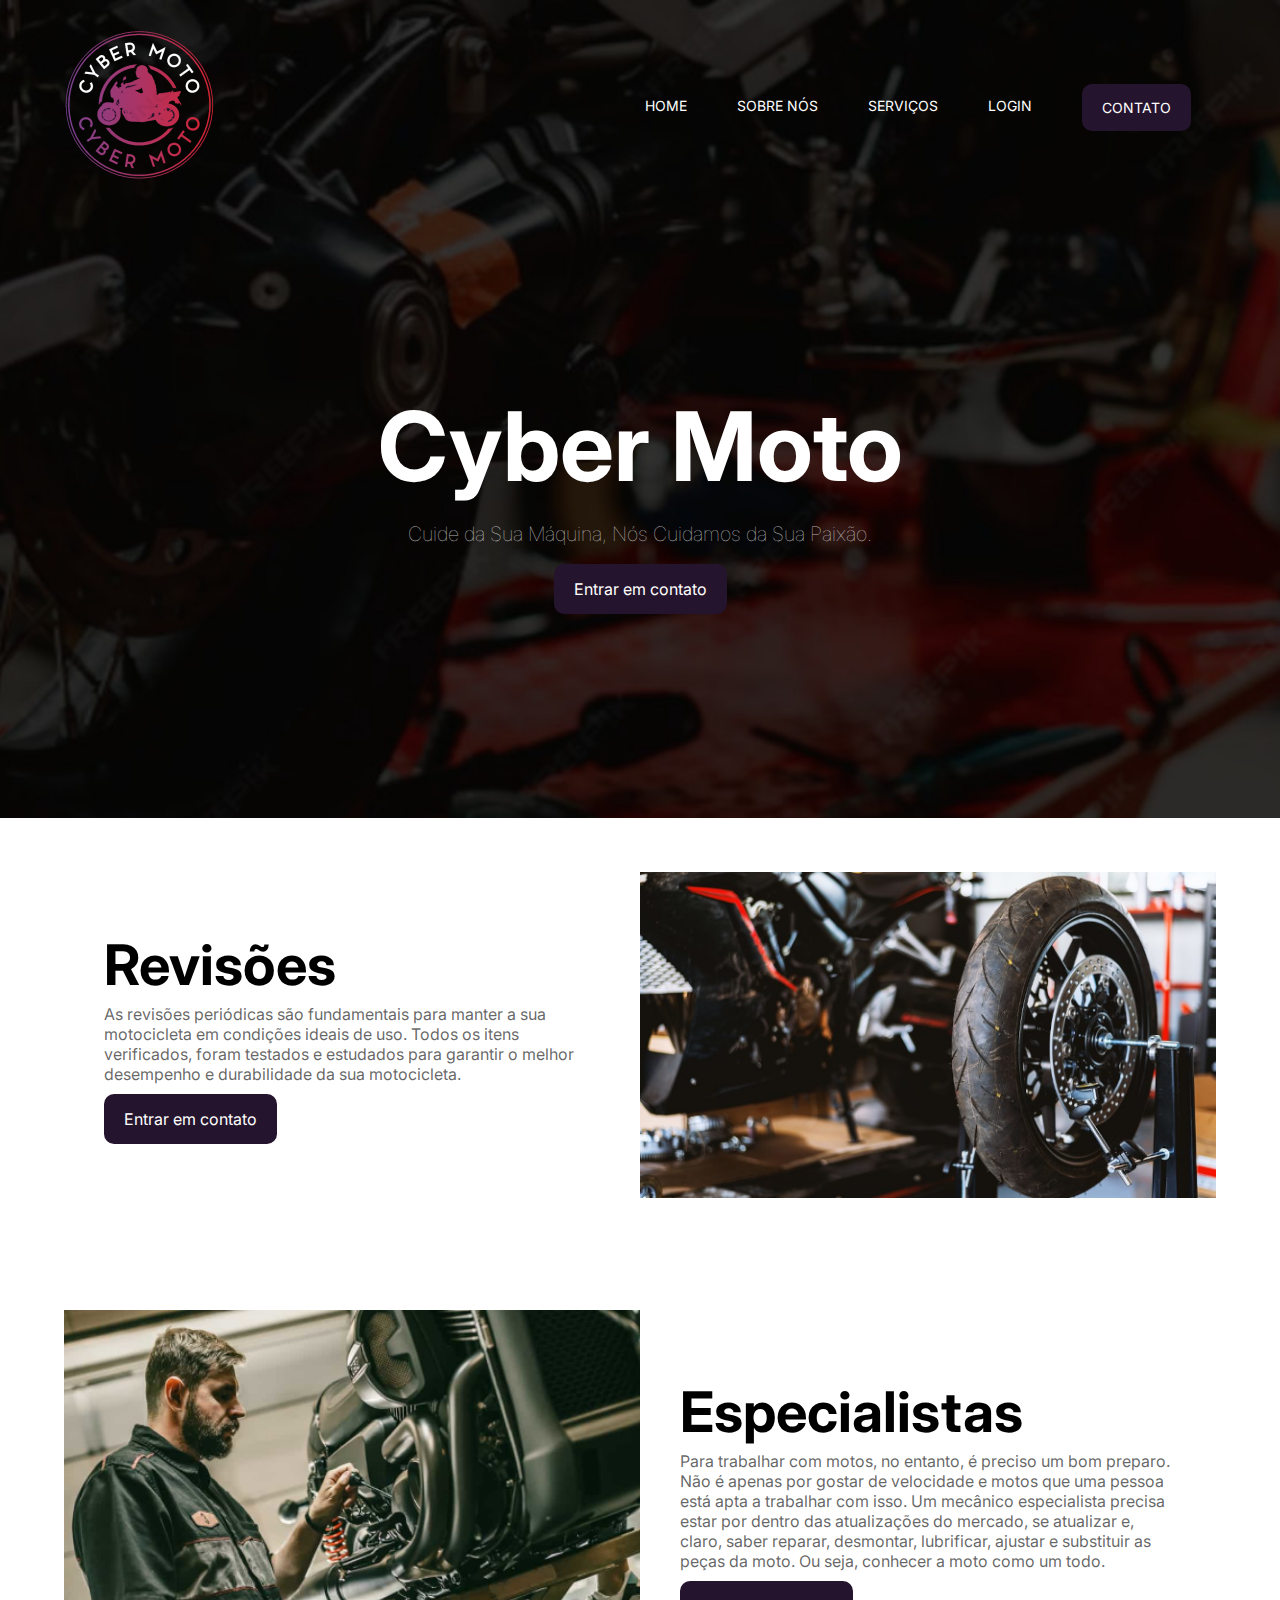
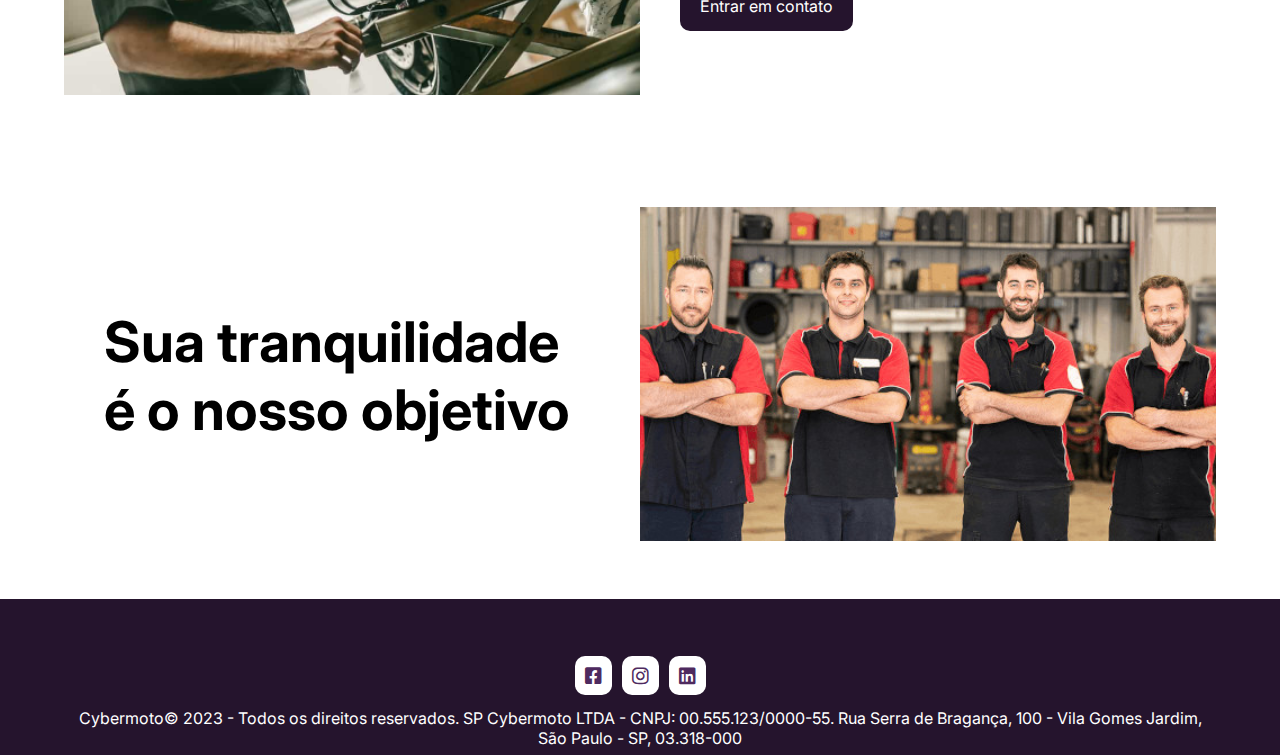
<file: index.html>
<!DOCTYPE html>
<html lang="pt-br">

<head>
    <meta charset="UTF-8">
    <meta name="viewport" content="width=device-width, initial-scale=1.0">
    <link rel="stylesheet" href="fontawesome/css/all.min.css">
    <link rel="stylesheet" href="css/style.css">
    <title>Cyber Moto</title>
</head>

<body>
    <header style="background-image: url('img/moto-personalizada-em-pe-na-oficina.jpg') ;">
        <div class="container">
            <nav>
                <a href="index.html"><img src="img/logo 4.png" alt="Logo"></a>
                <ul class="ul">
                    <a href="index.html">Home</a>
                    <a href="sobre.html">Sobre Nós</a>
                    <a href="servicos.html">Serviços</a>
                    <a href="back-end/login.php">Login</a>
                    <a class="btn" href="contato.html">Contato</a>
                </ul>

            </nav>
            <section class="banner">
                <div class="banner-text">
                    <h1>Cyber Moto</h1>
                    <p>Cuide da Sua Máquina, Nós Cuidamos da Sua Paixão.</p>
                    <a href="contato.html" class="btn">Entrar em contato</a>
                </div>
            </section>
        </div>
    </header>
    <!--revisões-->
    <section class="revisoes">
        <div class="container">
            <div class="revisoes-text">
                <h3>Revisões</h3>
                <p>As revisões periódicas são fundamentais para manter a sua motocicleta em condições ideais de uso.
                    Todos os itens verificados, foram testados e estudados para garantir o melhor desempenho e
                    durabilidade da sua motocicleta.</p>
                <a href="contato.html" class="btn">Entrar em contato</a>
            </div>
            <div class="revisoes-img">
                <img src="img/revisao.png" alt="">
            </div>
        </div>
    </section>
    <!--fim revisões-->
    <!--serviços-->
    <section class="revisoes">
        <div class="container">
            <div class="revisoes-img">
                <img src="img/manutencao-de-moto-profissionais.png" alt="">
            </div>
            <div class="revisoes-text">
                <h3> Especialistas</h3>
                <p>
                    Para trabalhar com motos, no entanto, é preciso um bom preparo. Não é apenas por gostar de
                    velocidade e motos que uma pessoa está apta a trabalhar com isso.
                    Um mecânico especialista precisa estar por dentro das atualizações do mercado, se atualizar e,
                    claro, saber reparar, desmontar, lubrificar, ajustar e substituir as peças da moto. Ou seja,
                    conhecer a moto como um todo.
                </p>
                <a href="contato.html" class="btn">Entrar em contato</a>
            </div>
        </div>
    </section>
    <!--serviços-->
    <section class="revisoes">
        <div class="container">
            <div class="revisoes-text">
                <h3>Sua tranquilidade é o nosso objetivo</h3>
            </div>
            <div class="revisoes-img">
                <img src="img/Topo-blog-Gestão-oficina-mecênica.jpg" alt="">
            </div>
        </div>
    </section>
    <footer class="footer">
        <div class="container">
            <div class="links">
                <a href="#"><i class="fa-brands fa-square-facebook"></i></a>
                <a href="#"><i class="fa-brands fa-instagram"></i></a>
                <a href="#"><i class="fa-brands fa-linkedin"></i></a>
            </div>
            <p>Cybermoto© 2023 - Todos os direitos reservados. SP Cybermoto LTDA - CNPJ: 00.555.123/0000-55.
                Rua Serra de Bragança, 100 - Vila Gomes Jardim, São Paulo - SP, 03.318-000</p>
        </div>
    </footer>
</body>

</html>
</file>
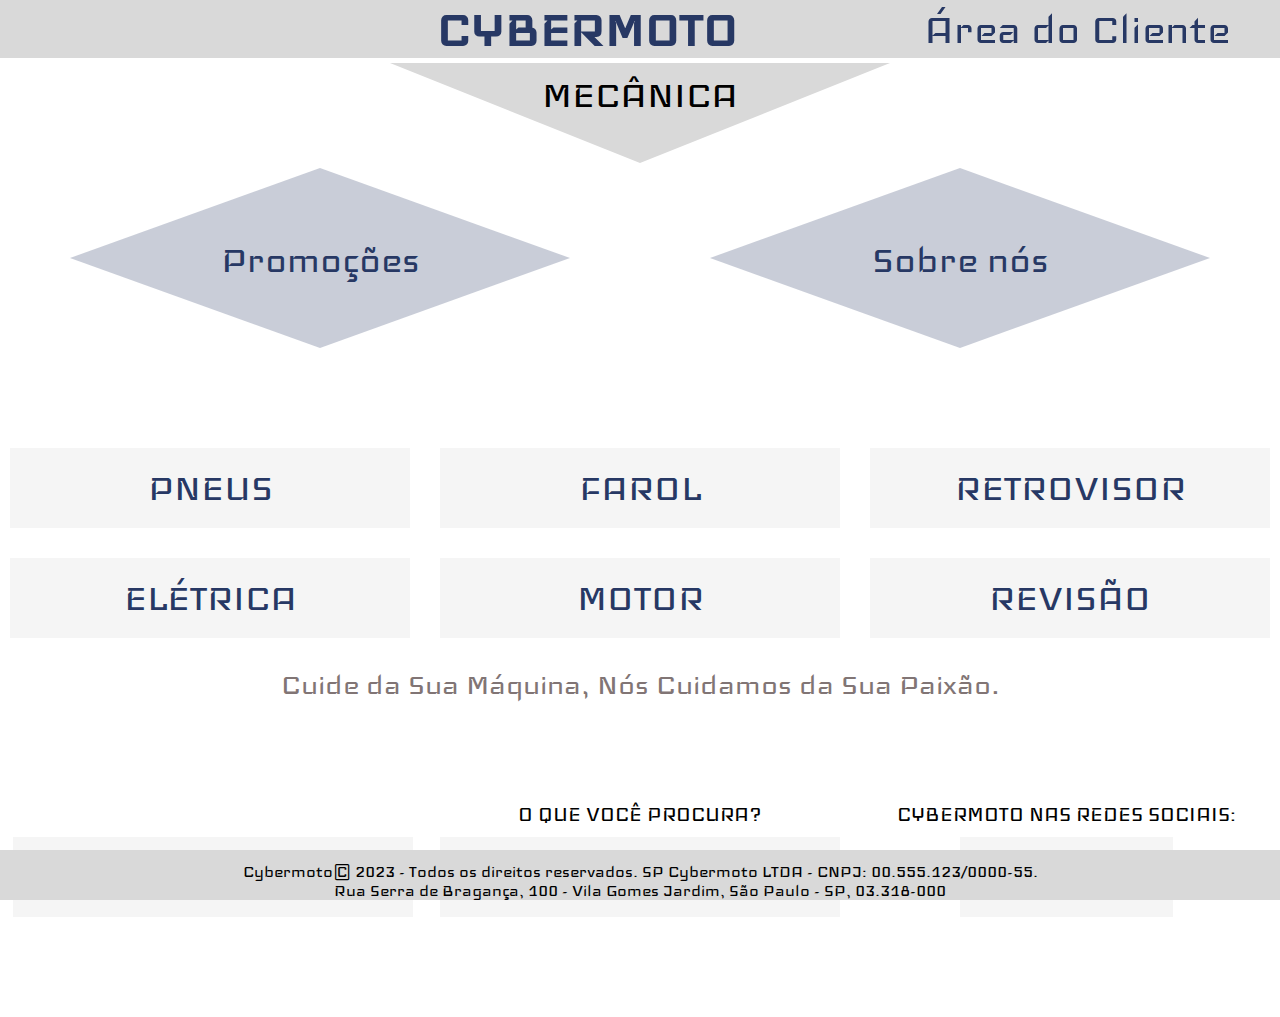
<file: front-end/index.html>
<!DOCTYPE html>
<html lang="pt-BR">
<head>
    <meta charset="UTF-8">
    <meta name="viewport" content="width=device-width, initial-scale=1.0">
    <title>CYBERMOTO</title>
    <link type="text/css" rel="stylesheet" href="index.css" />
</head>
<body>
  <main>
    <section class="container">

      <!-- <iframe class="header" frameBorder="0" scrolling="no" src="cabecalho.html"></iframe> -->

      <div class="linha faixa">
        <!-- esse span vazio é pra ajudar a centralizar o titulo -->
        <span style="width: 250px;"></span>
        <h1 id="titulo" class="tamanho_fonte_60 cor_fonte_azul centralizar">CYBERMOTO</h1>
        <span id="sobre" class="tamanho_fonte_50 cor_fonte_azul">Área do Cliente</span>
      </div> 

      <div class="linha">
        <div class="triangulo tamanho_fonte_45"><span>MECÂNICA</span></div>
      </div>

      <div class="secao" style="gap: 100px;width: 100%;">
        <div class="linha_losango">
          <div style="display: flex;flex-direction: column;">
            <div class="triangulo invertido"></div>
            <div class="triangulo tamanho_fonte_45"><span class="span_losango">Promoções</span></div>
          </div>

          <div style="display: flex;flex-direction: column;">
            <div class="triangulo invertido"></div>
            <div class="triangulo tamanho_fonte_45"><span class="span_losango">Sobre nós</span></div>
          </div>
        </div>


        <div class="secao" style="gap: 30px;">
          <div class="linha linha_caixa tamanho_fonte_45">
            <div class="caixa"><span>PNEUS</span></div>
            <div class="caixa"><span>FAROL</span></div>
            <div class="caixa"><span>RETROVISOR</span></div>
          </div>

          <div class="linha linha_caixa tamanho_fonte_45">
            <div class="caixa"><span>ELÉTRICA</span></div>
            <div class="caixa"><span>MOTOR</span></div>
            <div class="caixa"><span>REVISÃO</span></div>
          </div>

          <div class="linha">
            <span class="tamanho_fonte_35" style="color: #817575">Cuide da Sua Máquina, Nós Cuidamos da Sua Paixão.</span>
          </div>
        </div>

        <div class="secao" style="gap: 30px;">
          <div class="linha linha_caixa_space_around"> 

            <div class="secao tamanho_fonte_35" style="align-self: flex-end;">
              <div class="caixa preto"><span>FALE CONOSCO</span></div>
            </div>

            <div class="secao tamanho_fonte_25" style="gap: 10px;">
              <span>O QUE VOCÊ PROCURA?</span>
              <div class="caixa preto"><span>___________________</span></div>
            </div>

            <div class="secao tamanho_fonte_25" style="gap: 10px;">
              <span>CYBERMOTO NAS REDES SOCIAIS:</span>
              <div class="linha linha_caixa_space_around tamanho_fonte_25" style="width: 50%"> 
              <div class="caixa caixa_menor"><span></span></div>
              <div class="caixa caixa_menor"><span></span></div>
              <div class="caixa caixa_menor"><span></span></div>
            </div>
            </div>

          </div>
        </div>
      </div>
   
      <iframe class="footer" frameBorder="0" scrolling="no" src="rodape.html"></iframe>

    </section>
  </main>
</body>
</file>
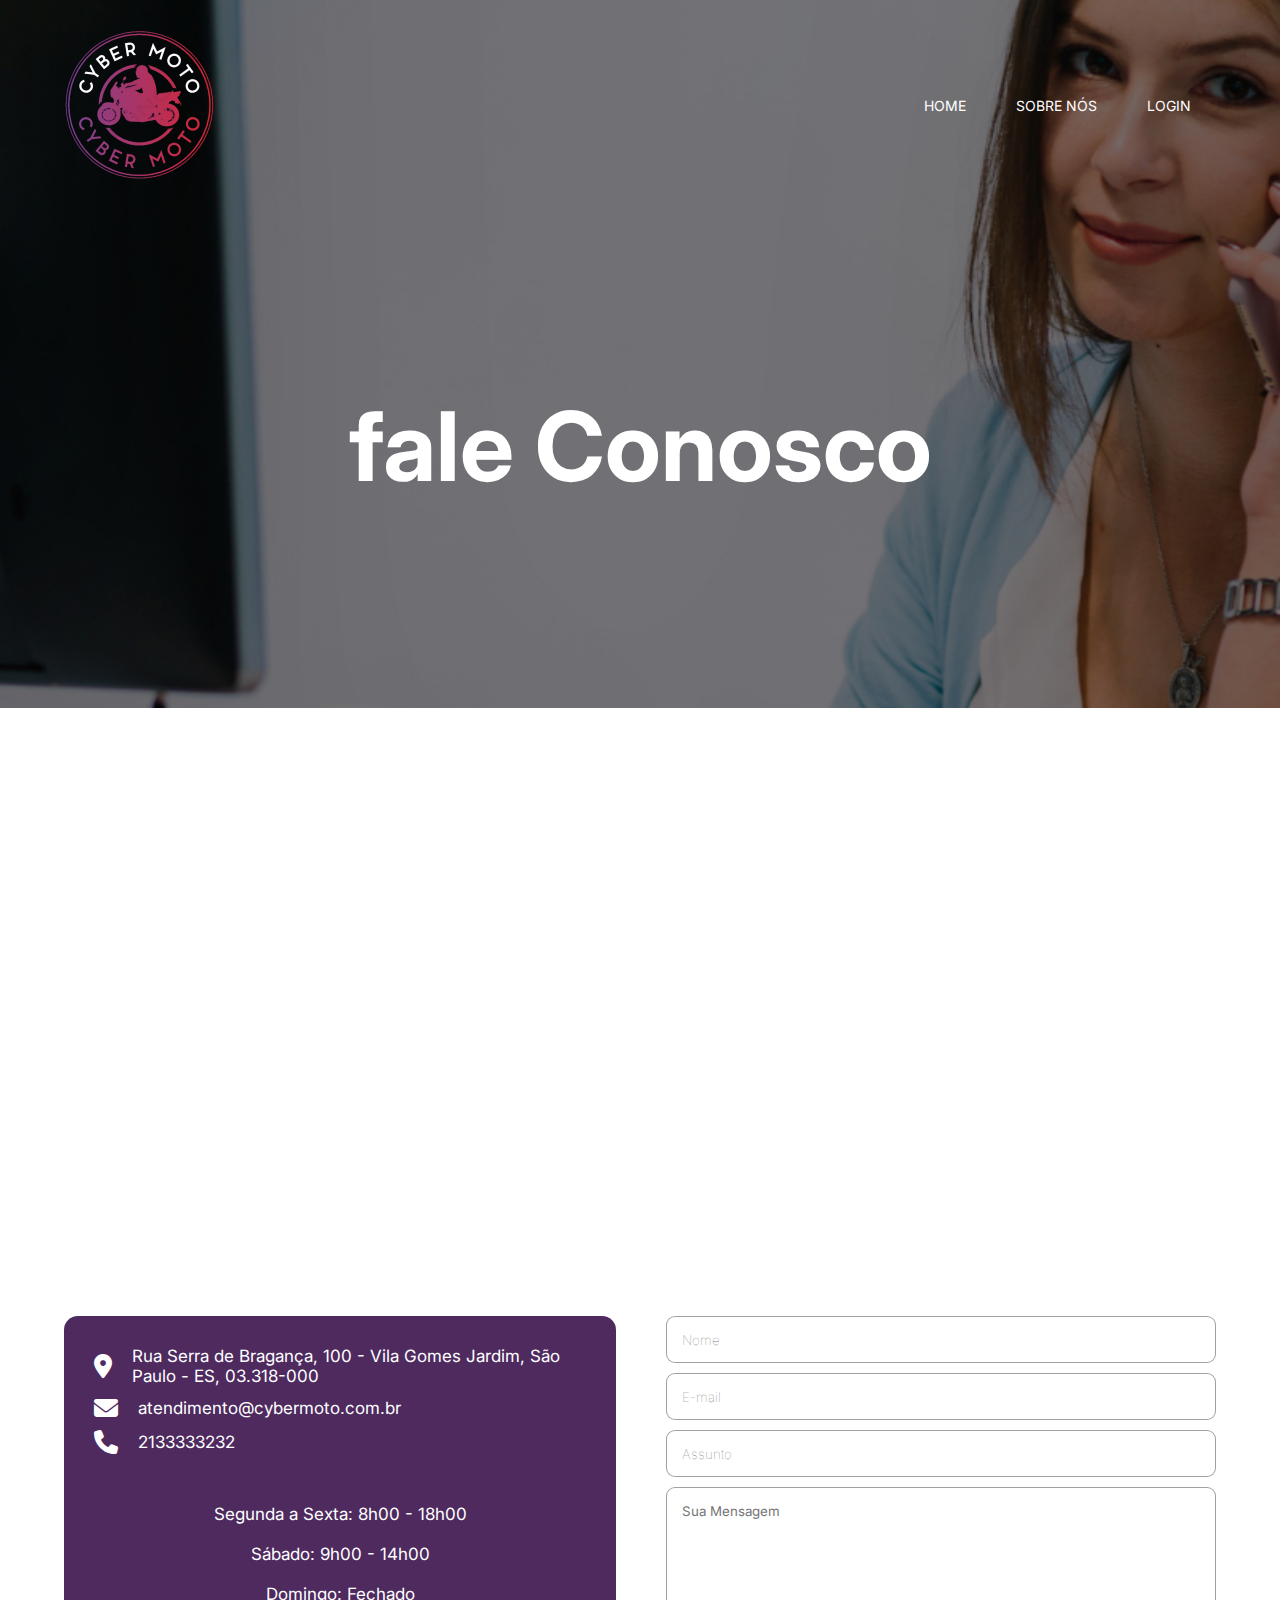
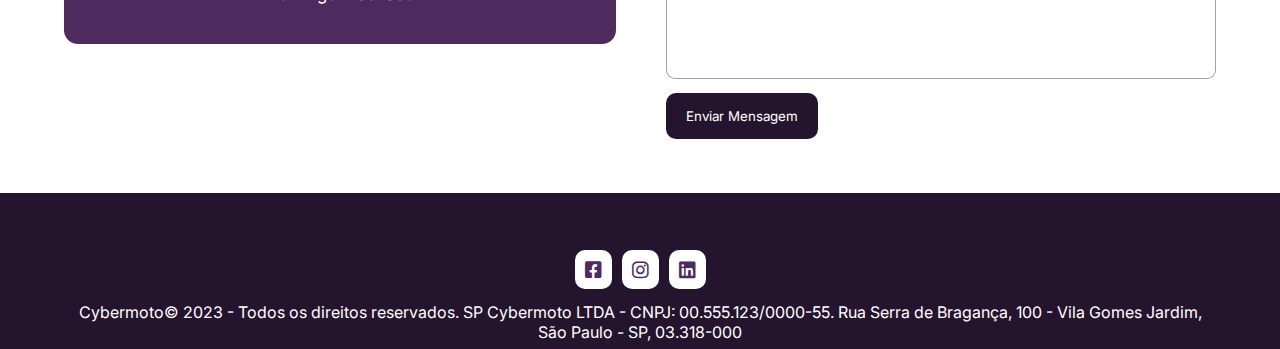
<file: contato.html>
<!DOCTYPE html>
<html lang="pt-br">

<head>
    <meta charset="UTF-8">
    <meta name="viewport" content="width=device-width, initial-scale=1.0">
    <link rel="stylesheet" href="fontawesome/css/all.min.css">
    <link rel="stylesheet" href="css/style.css">
    <title>Contato | Cyber Moto</title>
</head>

<body>
    <header style="background-image: url('img/atendente.jpg') ;">
        <div class="container">
            <nav>
                <a href="index.html"><img src="img/logo 4.png" alt="Logo"></a>
                <ul class="ul">
                    <a href="index.html">Home</a>
                    <a href="sobre.html">Sobre Nós</a>
                    <a href="back-end/login.php">Login</a>
                </ul>

            </nav>
            <section class="banner">
                <div class="banner-text">
                    <h1>fale Conosco</h1>
                </div>
            </section>
        </div>
    </header>
    <section class="contato">
        <div class="container">
            <div class="mapa">
                <iframe
                    src="https://www.google.com/maps/embed?pb=!1m18!1m12!1m3!1d1828.8139125278733!2d-46.57586595113715!3d-23.545884822148906!2m3!1f0!2f0!3f0!3m2!1i1024!2i768!4f13.1!3m3!1m2!1s0x94ce5eeab27337e9%3A0x3b88f280f4bf69dc!2sVila%20Gomes%20Cardim%2C%20S%C3%A3o%20Paulo%20-%20SP%2C%2003323-000!5e0!3m2!1spt-BR!2sbr!4v1699579171642!5m2!1spt-BR!2sbr"
                    width="100%" height="500px" style="border:0;" allowfullscreen="" loading="lazy"
                    referrerpolicy="no-referrer-when-downgrade"></iframe>
            </div>
            <div class="contato-info">
                <div class="left-side">
                    <div>
                        <i class="fa-solid fa-location-dot"></i>
                        <p>Rua Serra de Bragança, 100 - Vila Gomes Jardim, São Paulo - ES, 03.318-000</p>
                    </div>
                    <div>
                        <i class="fa-solid fa-envelope"></i>
                        <p>atendimento@cybermoto.com.br</p>
                    </div>
                    <div>
                        <i class="fa-solid fa-phone"></i>
                        <p>2133333232</p>
                    </div>
                    <div class="atendimento">

                        <p> Segunda a Sexta: 8h00 - 18h00</p>
                        <p> Sábado: 9h00 - 14h00</p>
                        <p>Domingo: Fechado</p>

                    </div>
                </div>
                <div class="right-side">
                    <form action="">
                        <input type="text" placeholder="Nome" required>
                        <input type="email" placeholder="E-mail" required>
                        <input type="text" placeholder="Assunto" required>
                        <textarea cols="30" rows="10" placeholder="Sua Mensagem" required></textarea>
                        <button class="btn">Enviar Mensagem</button>
                    </form>
                </div>
            </div>
        </div>
    </section>
    <footer class="footer">
        <div class="container">
            <div class="links">
                <a href="#"><i class="fa-brands fa-square-facebook"></i></a>
                <a href="#"><i class="fa-brands fa-instagram"></i></a>
                <a href="#"><i class="fa-brands fa-linkedin"></i></a>
            </div>
            <p>Cybermoto© 2023 - Todos os direitos reservados. SP Cybermoto LTDA - CNPJ: 00.555.123/0000-55.
                Rua Serra de Bragança, 100 - Vila Gomes Jardim, São Paulo - SP, 03.318-000</p>
        </div>
    </footer>
</body>

</html>
</file>
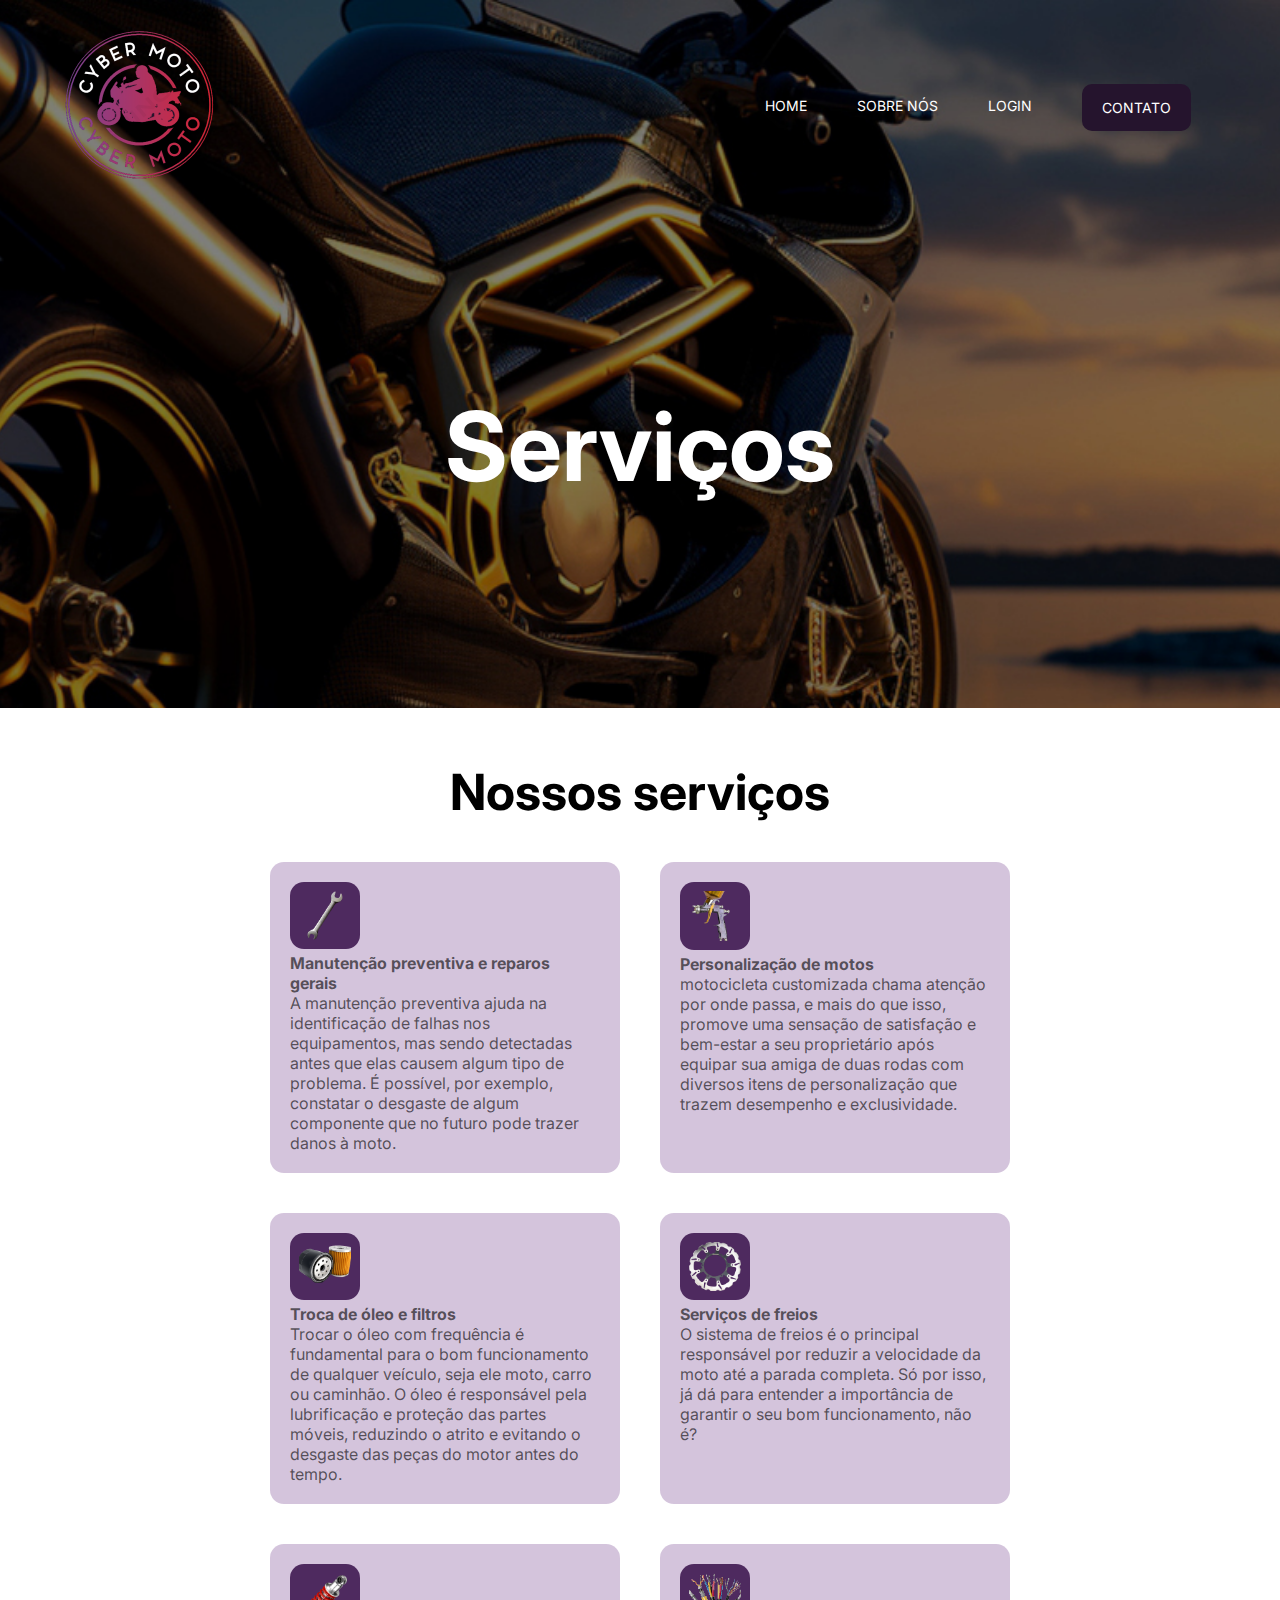
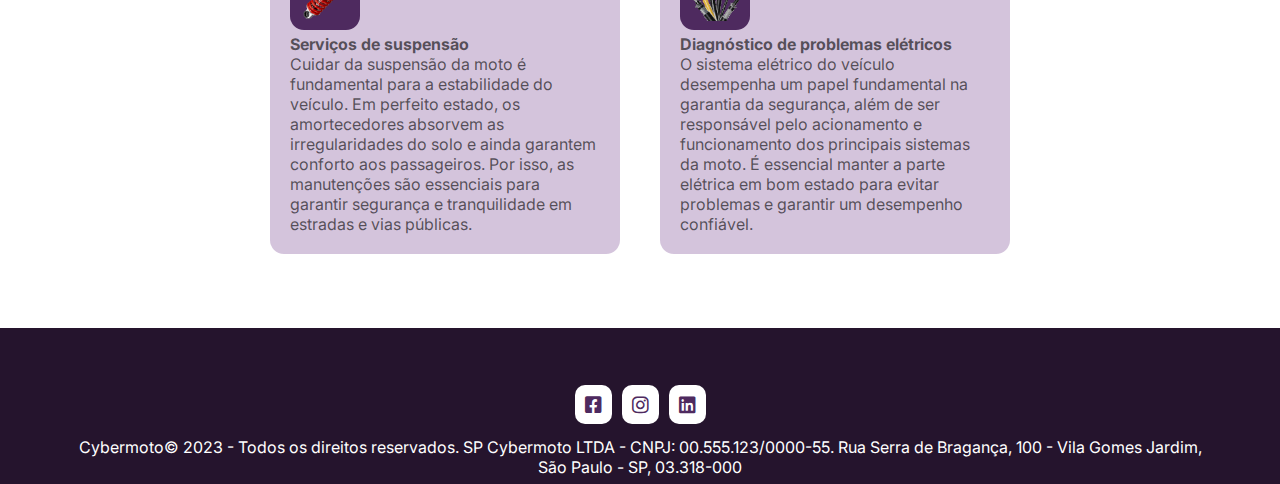
<file: servicos.html>
<!DOCTYPE html>
<html lang="pt-br">

<head>
    <meta charset="UTF-8">
    <meta name="viewport" content="width=device-width, initial-scale=1.0">
    <link rel="stylesheet" href="fontawesome/css/all.min.css">
    <link rel="stylesheet" href="css/style.css">
    <title>Serviços | Cyber Moto</title>
</head>

<body>
    <header style="background-image: url('img/capa-servicos.jpg') ;">
        <div class="container">
            <nav>
                <a href="index.html"><img src="img/logo 4.png" alt="Logo"></a>
                <ul class="ul">
                    <a href="index.html">Home</a>
                    <a href="sobre.html">Sobre Nós</a>
                    <a href="login.html">Login</a>
                    <a class="btn" href="contato.html">Contato</a>
                </ul>

            </nav>
            <section class="banner">
                <div class="banner-text">
                    <h1>Serviços</h1>
                </div>
            </section>
        </div>
    </header>
    <section class="servicos">
        <div class="container">
            <h3>Nossos serviços</h3>
            <div class="rows-cards">
                <!--row card item 1-->
                <div class="row-card-item">
                    <img src="img/chave.png" alt="">
                    <p class="nome-servico"><strong> Manutenção preventiva e reparos gerais</strong></p>
                    <p class="descricao-servico">
                        A manutenção preventiva ajuda na identificação de falhas nos equipamentos, mas sendo detectadas
                        antes que elas causem algum tipo de problema. É possível, por exemplo, constatar o desgaste de
                        algum componente que no futuro pode trazer danos à moto.
                    </p>
                </div>
                <!--fim row card item 1-->

                <!--row card item 2-->
                <div class="row-card-item">
                    <img src="img/personalisacao.png" alt="">
                    <p class="nome-servico"><strong>Personalização de motos</strong></p>
                    <p class="descricao-servico">
                        motocicleta customizada chama atenção por onde passa, e mais do que isso, promove uma sensação
                        de satisfação e bem-estar a seu proprietário após equipar sua amiga de duas rodas com diversos
                        itens de personalização que trazem desempenho e exclusividade.
                    </p>
                </div>
                <!--fim row card item 2-->

                <!--row card item 3-->
                <div class="row-card-item">
                    <img src="img/oleo.filtro.png" alt="">
                    <p class="nome-servico"><strong> Troca de óleo e filtros</strong></p>
                    <p class="descricao-servico">
                        Trocar o óleo com frequência é fundamental para o bom funcionamento de qualquer veículo, seja
                        ele moto, carro ou caminhão. O óleo é responsável pela lubrificação e proteção das partes
                        móveis, reduzindo o atrito e evitando o desgaste das peças do motor antes do tempo.
                    </p>
                </div>
                <!--fim row card item 3-->

                <!--row card item 4-->
                <div class="row-card-item">
                    <img src="img/freio.png" alt="">
                    <p class="nome-servico"><strong>Serviços de freios</strong></p>
                    <p class="descricao-servico">
                        O sistema de freios é o principal responsável por reduzir a velocidade da moto até a parada
                        completa. Só por isso, já dá para entender a importância de garantir o seu bom funcionamento,
                        não é?
                    </p>
                </div>
                <!--fim row card item 4-->

                <!--row card item 5-->
                <div class="row-card-item">
                    <img src="img/suspecao.png" alt="">
                    <p class="nome-servico"><strong>Serviços de suspensão</strong></p>
                    <p class="descricao-servico">
                        Cuidar da suspensão da moto é fundamental para a estabilidade do veículo. Em perfeito estado, os
                        amortecedores absorvem as irregularidades do solo e ainda garantem conforto aos passageiros. Por
                        isso, as manutenções são essenciais para garantir segurança e tranquilidade em estradas e vias
                        públicas.
                    </p>
                </div>
                <!--fim row card item 5-->

                <!--row card item 6-->
                <div class="row-card-item">
                    <img src="img/fios.png" alt="">
                    <p class="nome-servico"><strong> Diagnóstico de problemas elétricos</strong></p>
                    <p class="descricao-servico">
                        O sistema elétrico do veículo desempenha um papel fundamental na garantia da segurança, além de
                        ser responsável pelo acionamento e funcionamento dos principais sistemas da moto. É essencial
                        manter a parte elétrica em bom estado para evitar problemas e garantir um desempenho confiável.
                    </p>
                </div>
                <!--fim row card item 6-->
            </div>
        </div>
    </section>

    <footer class="footer">
        <div class="container">
            <div class="links">
                <a href="#"><i class="fa-brands fa-square-facebook"></i></a>
                <a href="#"><i class="fa-brands fa-instagram"></i></a>
                <a href="#"><i class="fa-brands fa-linkedin"></i></a>
            </div>
            <p>Cybermoto© 2023 - Todos os direitos reservados. SP Cybermoto LTDA - CNPJ: 00.555.123/0000-55.
                Rua Serra de Bragança, 100 - Vila Gomes Jardim, São Paulo - SP, 03.318-000</p>
        </div>
    </footer>
</body>

</html>
</file>
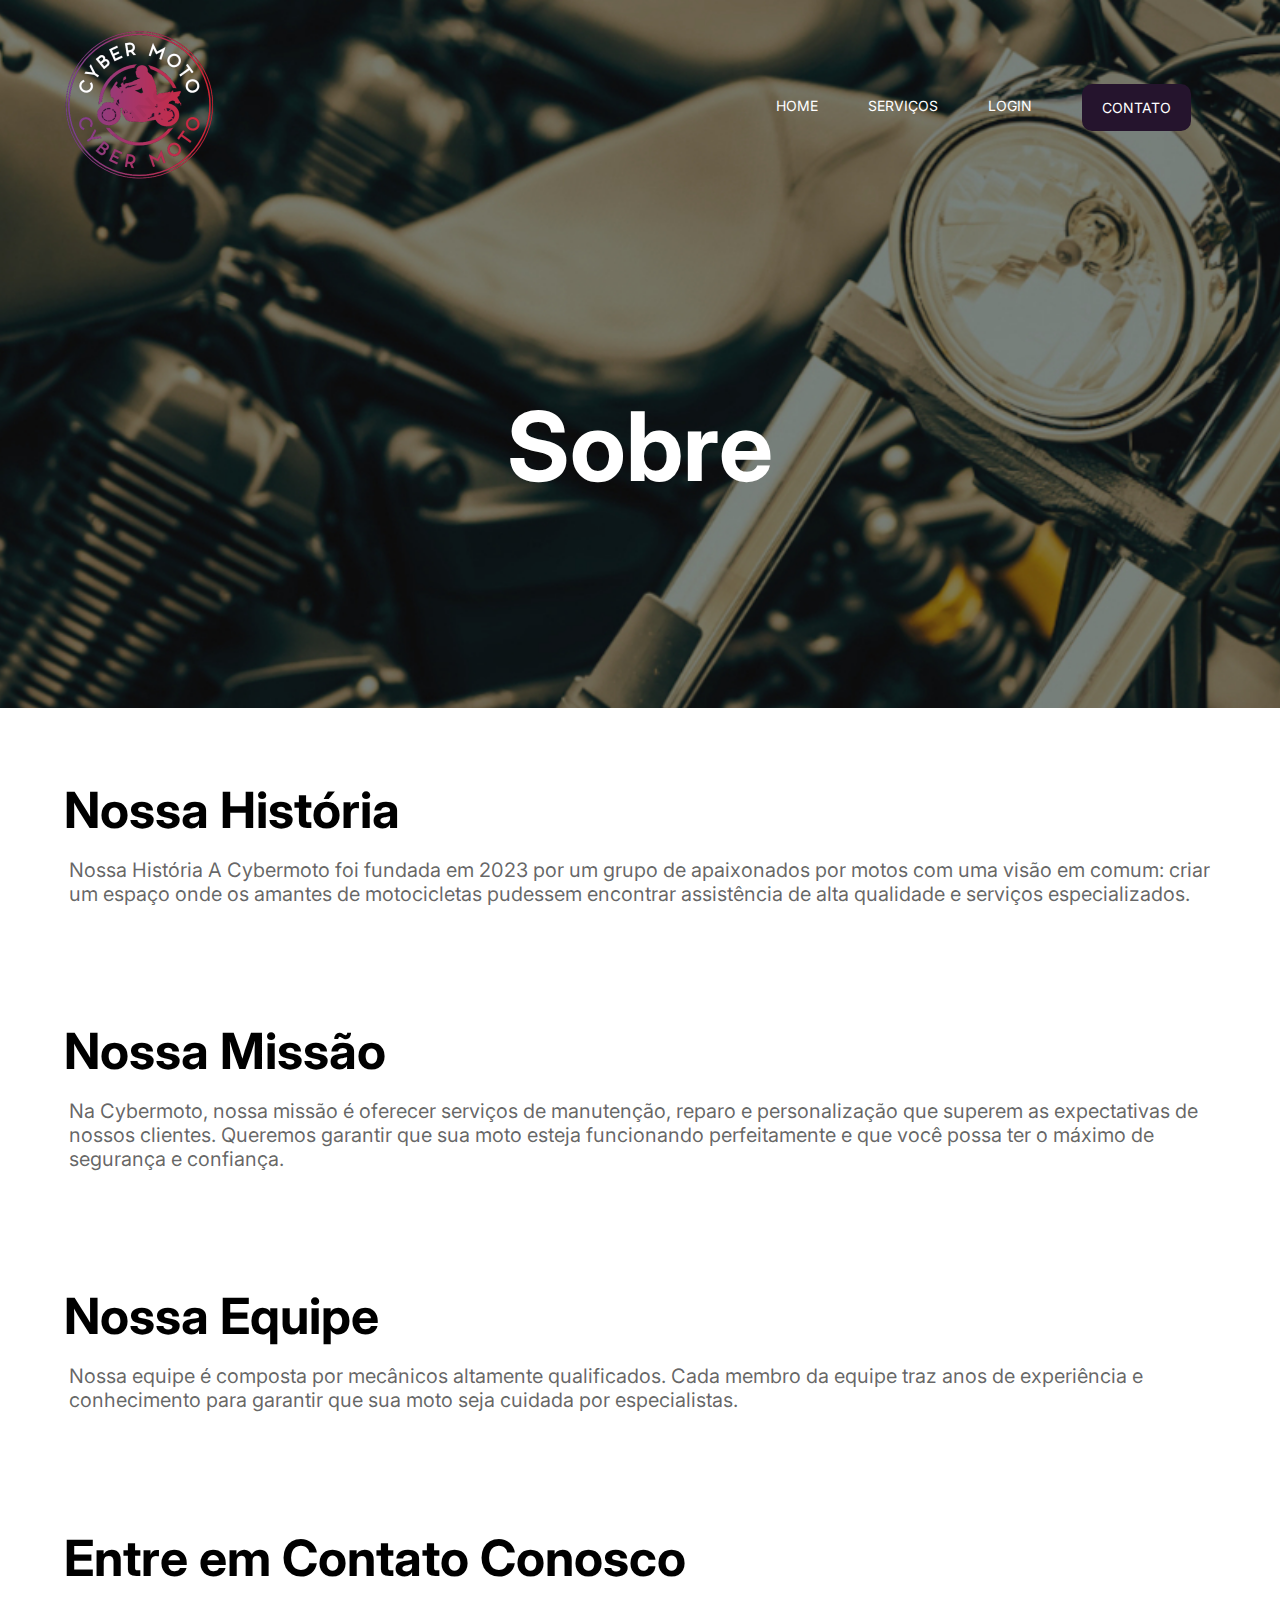
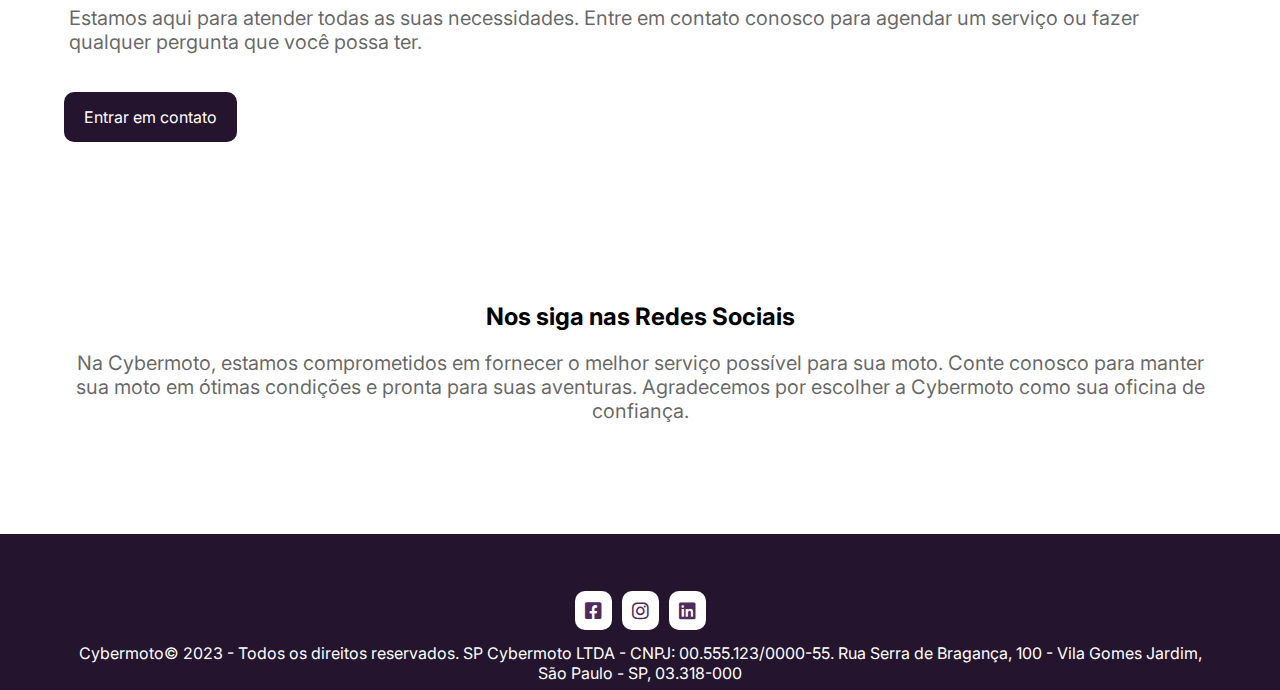
<file: sobre.html>
<!DOCTYPE html>
<html lang="pt-br">

<head>
    <meta charset="UTF-8">
    <meta name="viewport" content="width=device-width, initial-scale=1.0">
    <link rel="stylesheet" href="fontawesome/css/all.min.css">
    <link rel="stylesheet" href="css/style.css">
    <title>sobre | Cyber Moto</title>
</head>

<body>
    <header style="background-image: url('img/capa-sobre-nos.jpg') ;">
        <div class="container">
            <nav>
                <a href="index.html"><img src="img/logo 4.png" alt="Logo"></a>
                <ul class="ul">
                    <a href="index.html">Home</a>
                    <a href="servicos.html">Serviços</a>
                    <a href="back-end/login.php">Login</a>
                    <a class="btn" href="contato.html">Contato</a>
                </ul>

            </nav>
            <section class="banner">
                <div class="banner-text">
                    <h1>Sobre</h1>
                </div>
            </section>
        </div>
    </header>
    <section class="sobre">
        <div class="container">
            <div class="sobre-text">
                <h3>Nossa História</h3>
                <p>Nossa História
                    A Cybermoto foi fundada em 2023 por um grupo de apaixonados por motos com uma visão em comum: criar
                    um espaço onde os amantes de motocicletas pudessem encontrar assistência de alta qualidade e
                    serviços especializados.</p>

                <h3>Nossa Missão</h3>
                <p>
                    Na Cybermoto, nossa missão é oferecer serviços de manutenção, reparo e personalização que superem as
                    expectativas de nossos clientes. Queremos garantir que sua moto esteja funcionando perfeitamente e
                    que você possa ter o máximo de segurança e confiança.
                </p>

                <h3>Nossa Equipe</h3>
                <p>
                    Nossa equipe é composta por mecânicos altamente qualificados. Cada membro da equipe traz anos de
                    experiência e conhecimento para garantir que sua moto seja cuidada por especialistas.
                </p>


                <h3>Entre em Contato Conosco</h3>
                <p class="ultimo">
                    Estamos aqui para atender todas as suas necessidades. Entre em contato conosco para agendar um
                    serviço
                    ou fazer qualquer pergunta que você possa ter.
                </p>
                <a href="contato.html" class="btn">Entrar em contato</a>
            </div>

            <div class="sobre-text-2">

                <h2>Nos siga nas Redes Sociais</h2>
                <p>
                    Na Cybermoto, estamos comprometidos em fornecer o melhor serviço possível para sua moto. Conte
                    conosco
                    para manter sua moto em ótimas condições e pronta para suas aventuras. Agradecemos por escolher
                    a
                    Cybermoto como sua oficina de confiança.
                </p>
            </div>



        </div>
    </section>
    <footer class="footer">
        <div class="container">
            <div class="links">
                <a href="#"><i class="fa-brands fa-square-facebook"></i></a>
                <a href="#"><i class="fa-brands fa-instagram"></i></a>
                <a href="#"><i class="fa-brands fa-linkedin"></i></a>
            </div>
            <p>Cybermoto© 2023 - Todos os direitos reservados. SP Cybermoto LTDA - CNPJ: 00.555.123/0000-55.
                Rua Serra de Bragança, 100 - Vila Gomes Jardim, São Paulo - SP, 03.318-000</p>
        </div>
    </footer>
</body>

</html>
</file>
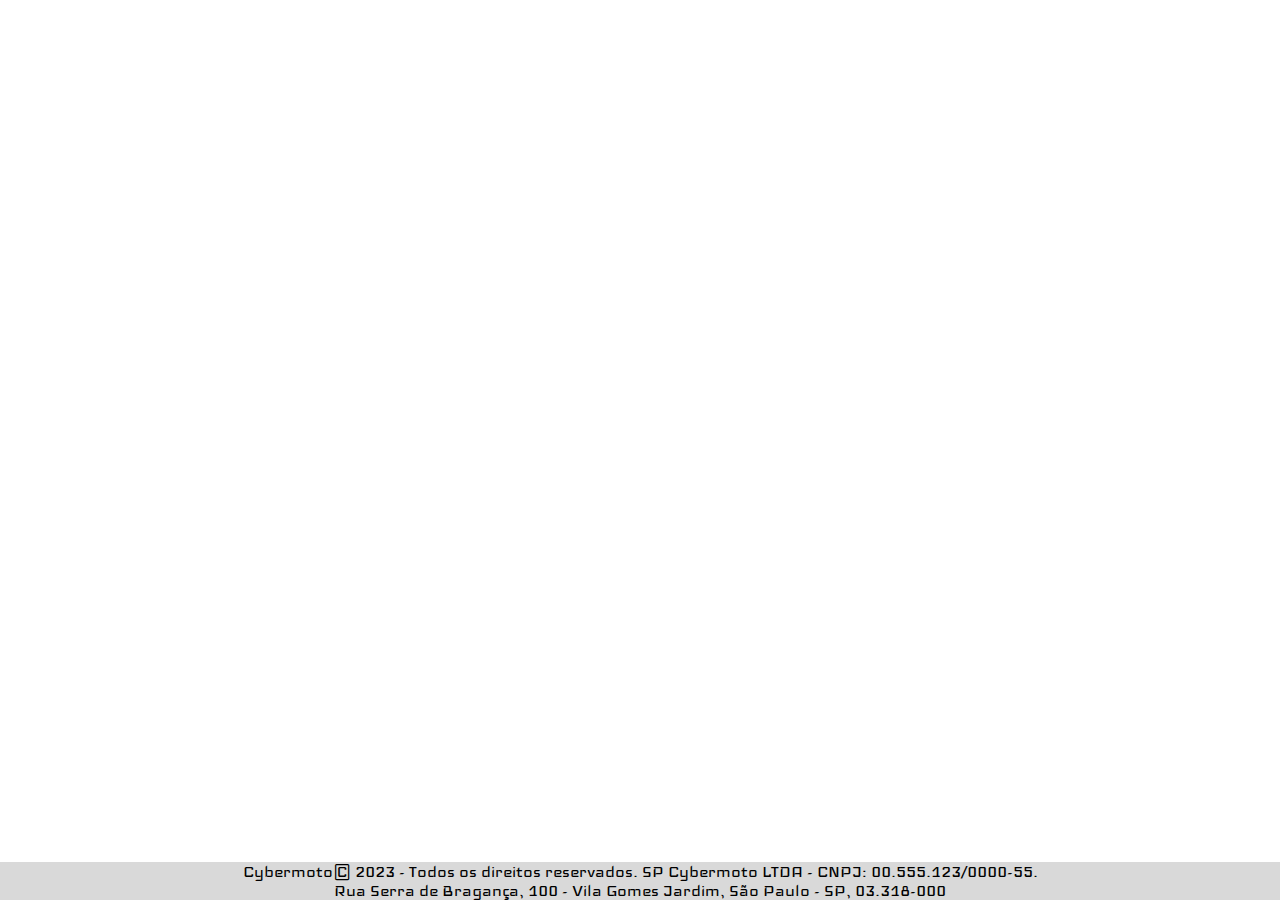
<file: front-end/rodape.html>
<head>
    <link type="text/css" rel="stylesheet" href="index.css" />
</head>
<body>
  <main>
    <footer class="footer">
      Cybermoto© 2023 - Todos os direitos reservados. SP Cybermoto LTDA - CNPJ: 00.555.123/0000-55.<br>
      Rua Serra de Bragança, 100 - Vila Gomes Jardim, São Paulo - SP, 03.318-000
    </footer>
  </main>
</body>
</file>
<file: css/style.css>
@import url('https://fonts.googleapis.com/css2?family=Inter:wght@300;400;500;600;700&family=Roboto+Mono:wght@100;200;300;600&display=swap');

* {
    margin: 0;
    padding: 0;
    box-sizing: border-box;
    text-decoration: none;
    outline: none;
    font-family: 'Inter', sans-serif;
}

/*
body {
    background-color: blueviolet;
}
*/
section,
footer {
    padding: 54px 0;
}

h3 {
    font-size: 50px;
}

p {
    color: #0000009c;
}

.container {
    max-width: 1400px;
    margin: 0 auto;
    padding: 0 5%;
}

.btn {
    background-color: #25142D;
    color: white;
    padding: 15px 20px;
    border-radius: 10px;
    cursor: pointer;
    display: inline-block;
}

.btn:hover {
    background-color: #4e2a5f;
}

header {
    background-position: center;
    background-size: cover;
    background-attachment: fixed;
}

nav {
    display: flex;
    align-items: center;
    justify-content: space-between;
    padding-top: 30px;
}

nav ul {
    display: flex;
    align-items: center;
}

nav ul a {
    color: white;
    margin: 0 25px;
    text-transform: uppercase;
    font-size: 14px;
    display: block;
}

nav ul a:not(.btn)::after {
    content: "";
    background-color: #4e2a5f;
    height: 3px;
    width: 0%;
    display: block;
    margin: 0 auto;
    transition: 0.3s;
}

nav ul a:hover::after {
    width: 100%;

}

.banner {
    display: flex;
    justify-content: center;
}

.banner .banner-text {
    margin: 150px;
    text-align: center;
    padding: 0 90px;
}

.banner .banner-text h1 {
    font-size: 96px;
    color: white;
}

.banner .banner-text p {
    font-size: 20px;
    color: #ffffffb7;
    font-weight: lighter;
    margin: 18px 0;
}

/*revisão*/
.revisoes .container {
    display: flex;
    align-items: center;
}

.revisoes .revisoes-text {
    width: 50%;
    padding: 0 40px;
}

.revisoes .revisoes-text h3 {
    font-size: 56px;
}

.revisoes .revisoes-text p {
    margin: 5px 0 10px 0;
}

.revisoes .revisoes-img {
    width: 50%;
}

.revisoes .revisoes-img img {
    width: 100%;
}

/*footer*/
.footer {
    background-color: #25142D;
    text-align: center;
    height: 156px;
}

.footer i {
    color: #4e2a5f;
    font-size: 19px;
    background-color: white;
    padding: 10px;
    margin: 3px;
    border-radius: 10px;
}

.footer p {
    margin-top: 10px;
    color: white;
    margin-left: 0%;
}

/* Página sobre*/
.sobre .container {
    align-items: center;
    justify-content: space-between;

}

.sobre .sobre-text {
    width: 100%;
    justify-content: center;
}

.sobre .sobre-text h3 {
    margin: 18px 0;
}

.sobre .sobre-text p {
    font-size: 20px;
    margin-block-end: 10%;
    margin-left: 5px;

}

.sobre .sobre-text .ultimo {
    font-size: 20px;
    margin-block-end: 38px;
    margin-left: 5px;
}

.sobre .sobre-text-2 {
    width: 100%;
    justify-content: center;
}

.sobre .sobre-text-2 h2 {
    margin: 160px 0px 20px 0px;
    text-align: center;
}

.sobre .sobre-text-2 p {
    font-size: 20px;
    text-align: center;
    margin-block-end: 5%;
}

/* fim pagina sobre*/

/*pagina serviços*/
.servicos h3 {
    text-align: center;
}

.servicos .container>p {
    text-align: center;
}

.servicos .rows-cards {
    display: flex;
    justify-content: center;
    margin-top: 20px;
    flex-wrap: wrap;
}

.servicos .row-card-item {
    background-color: #875b9c5b;
    width: 350px;
    padding: 20px;
    border-radius: 14px;
    margin: 20px;
    transition: 0.3s;
}

.servicos .row-card-item:hover {
    background-color: #4e2a5fb4;
}

.servicos .row-card-item:hover p {
    color: white;
}

.servicos .row-card-item img {
    background-color: #4e2a5f;
    border-radius: 14px;
    width: 70px;
    padding: 9px;
}

.servicos .row-card-item p.nome-servico {
    margin: 5x;
    transition: 0.3s;
}

.servicos .row-card-item p.descricao-servico {
    transition: 0.3s;
}

/*fim pagina serviços*/

/*pagina de contato*/
.contato-info {
    display: flex;
    justify-content: space-between;
    margin-top: 50px;
}

.contato-info .left-side {
    width: 50%;
    padding: 30px;
    background-color: #4e2a5f;
    border-radius: 14px;
    margin-right: 50px;
    height: fit-content;
}

.contato-info .left-side div {
    display: flex;
    align-items: center;
    margin-bottom: 10px;
}

.contato-info .left-side div i {
    font-size: 24px;
    margin-right: 20px;
    color: white;
}

.contato-info .left-side p {
    font-size: 17px;
    color: white;
}

.contato-info .left-side .atendimento {
    flex-direction: column;
    text-align: center;
    justify-content: center;
    margin-top: 30px;
}

.contato-info .left-side .atendimento p {

    margin-top: 20px;
}


.contato-info .right-side {
    width: 50%;
}

.contato-info .right-side input {
    display: block;
    width: 100%;
    margin-bottom: 10px;
    height: 47px;
    padding: 15px;
    border-radius: 9px;
    transition: 0.3s;
    border: 1px solid #0000005e;
    color: black;
    font-weight: lighter;
}

.contato-info .right-side textarea {
    border: 1px solid #0000005e;
    color: black;
    border-radius: 9px;
    margin-bottom: 10px;
    padding: 15px;
    width: 100%;
    transition: 0.3s;
    resize: none;
}

.contato-info .right-side button {
    border: none;
}

/*pagina de contato*/
</file>
<file: front-end/index.css>
@import url('https://fonts.googleapis.com/css2?family=Iceland&display=swap');

* {
    margin: 0;
    padding: 0;
}

html,
body {
   margin-bottom: 50px;
}

main {
    font-family: Iceland; 
    font-weight: 400;
}

section {
    height: 100%;
    margin: 0 auto;
    width: 100%;
}

.centralizar{
    margin: 0 auto;
}

.faixa{
    background: #D9D9D9;
}

.cor_fonte_azul{
    color: #273864; 
}

.tamanho_fonte_60{
    font-size: 60px;
}

.tamanho_fonte_50{
    font-size: 50px;
}

.tamanho_fonte_45{
    font-size: 45px;
}

.tamanho_fonte_35{
    font-size: 35px;
}

.tamanho_fonte_25{
    font-size: 25px;
}

.triangulo {
    align-items: center;
    display: flex;
    flex-direction: row;
    width: 0px;
    height: 0px;
    border-left: 250px solid transparent;
    border-right: 250px solid transparent;
    border-top: 100px solid #D9D9D9;
    float: left;
 
    display:block
}

.invertido {
    transform: rotate(180deg);
}

.linha_losango .triangulo{
    border-top: 90px solid #27386440;
}

.triangulo span {
    text-align: center;
    left: -250px;
    top:-90px;
    position: relative;
    width: 500px;
    height: 100px;
    margin: 0px;
    display:block;
}

.triangulo .span_losango{
    top:-110px;
    color:  #273864;
}


.container {
    align-items: center;
    display: flex;
    flex-direction: column;
    flex-wrap: nowrap;
    gap: 5px;
}

#sobre{
    margin-right: 50px;
}

.linha {
    justify-content: center;
    align-items: center;
    display: flex;
    flex-direction: row;
    width: 100%;
}

.secao {
    justify-content: center;
    align-items: center;
    display: flex;
    flex-direction: column;
    width: 100%;
}

.linha_losango{
    display: flex;
    flex-direction: row;
    justify-content: space-around;
    width: 100%;
}

.linha_caixa{
    gap: 30px;
}

.linha_caixa_space_around{
    justify-content: space-around;
}


.caixa {
    justify-content: center;
    align-items: center;
    background-color: #F5F5F5;
    display: flex;
    flex-direction: row;
    width: 400px;
    height: 80px;
    color:  #273864;
}

.caixa.caixa_menor {
    width: 80px;
}

.caixa.preto{
    color:  black;
}

.footer {
   position: fixed;
   left: 0;
   bottom: 0;
   width: 100%;
   background-color: #D9D9D9;
   text-align: center;
   font-size: 20px;
}

iframe.footer {
    height: 50px;
}

.header {
   width: 100%;
}

iframe.header {
    height: 60px;
}


@media (max-width: 572px) {
    body {
        padding-top: 100px;
    }

    #logo {
        margin: 0px 0px;
    }
}

@media (max-width: 1000px) {
    #logo {
        margin: 0px 0px;
    }

    h1 {
        font-size: 26px;
    }

    img {
        height: 100%;
        max-height: 300px;
        max-width: 400px;
        width: 100%;
    }

    .container {
        width: 100%;
    }

    .ancora {
        scroll-margin-top: 92px;
    }

    .caixa {
        flex-direction: column;
    }

    .caixa .titulo {
        font-size: 20px;
        font-weight: bold;
    }

    .caixa p {
        font-size: 18px;
        margin: 20px 30px;
    }

    .caixa ul {
        font-size: 16px;
        margin: 20px 45px;
    }

}
</file>
